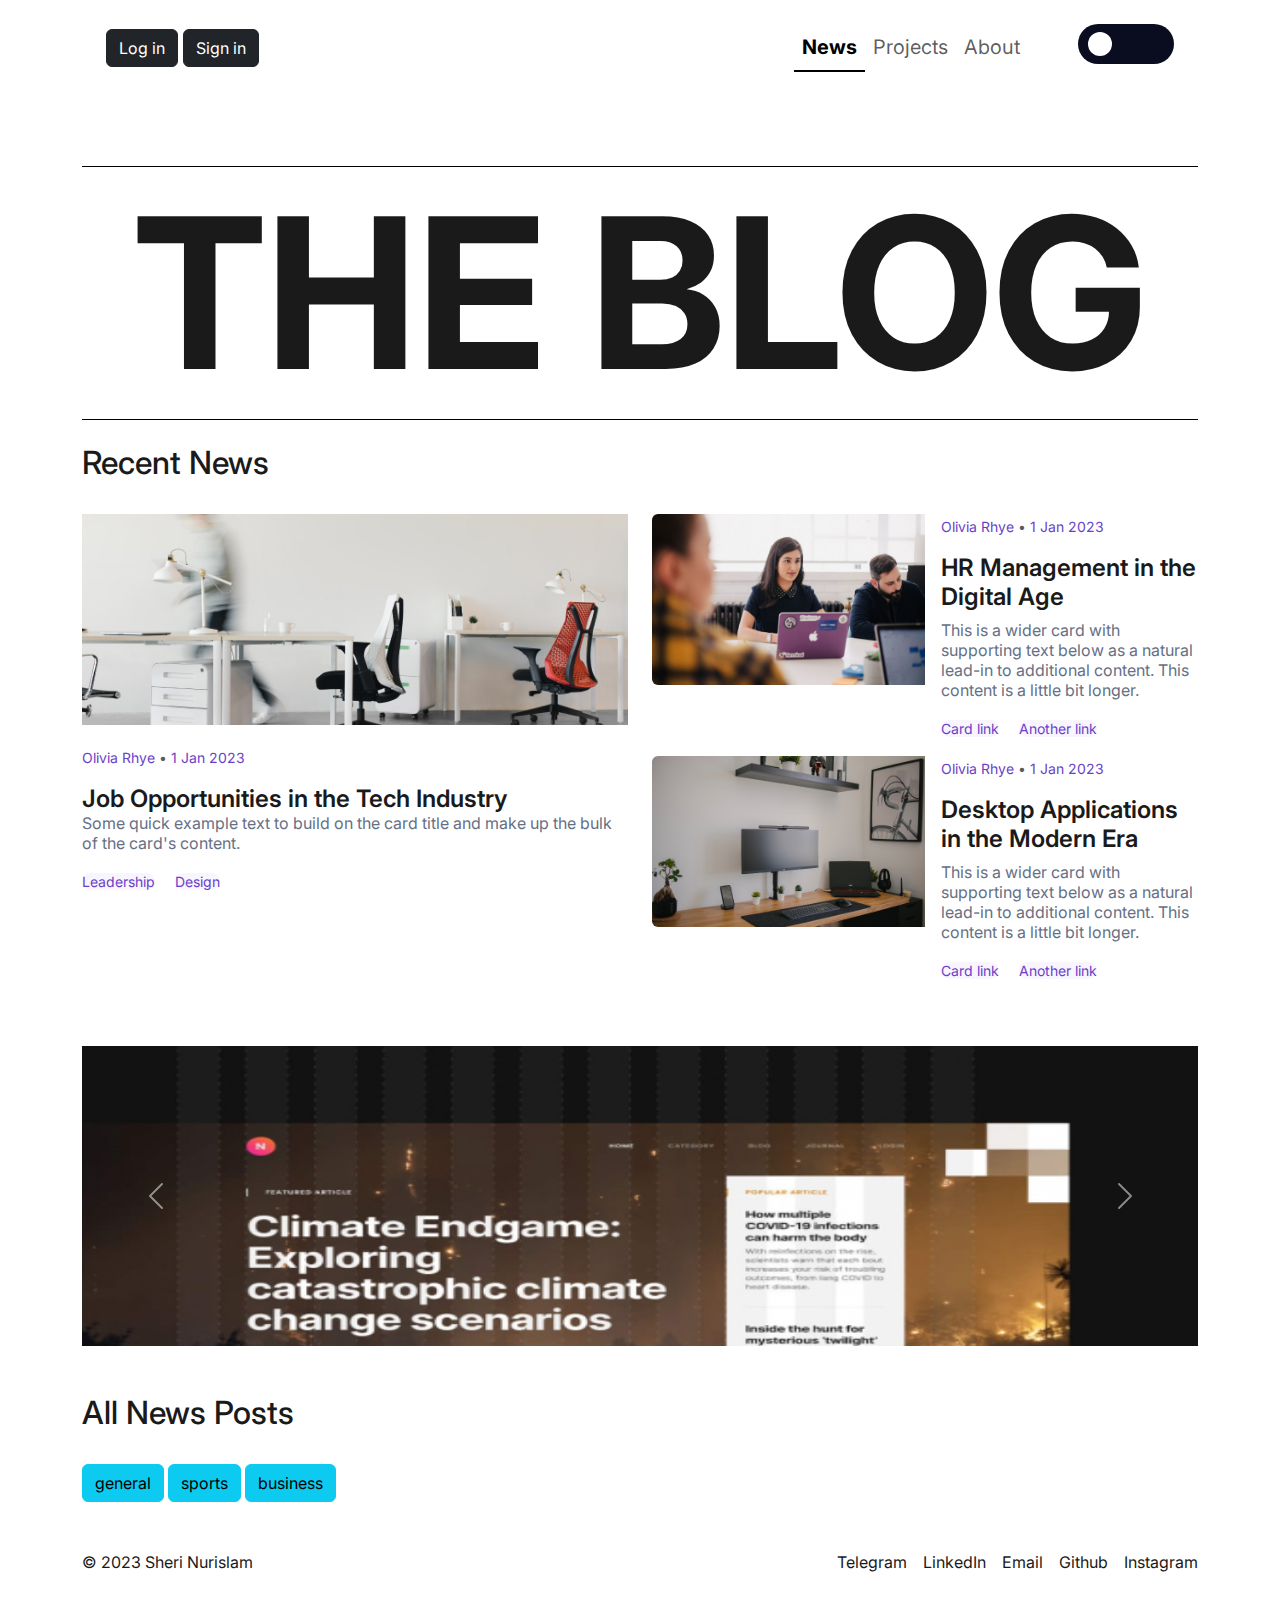
<file: index.html>
<!DOCTYPE html>
    <html lang="ru">
    <head>
        <meta charset="UTF-8">
        <meta name="viewport" content="width=device-width, initial-scale=1.0">
        <meta name="description" content="News web-site">
        <title>The News</title>
        <link href="https://cdn.jsdelivr.net/npm/bootstrap@5.3.3/dist/css/bootstrap.min.css" rel="stylesheet" integrity="sha384-QWTKZyjpPEjISv5WaRU9OFeRpok6YctnYmDr5pNlyT2bRjXh0JMhjY6hW+ALEwIH" crossorigin="anonymous">
        <link rel="stylesheet" href="./styles/style.css">
        <link rel="stylesheet" href="./styles/darkmode-toggle.css">
        <link rel="stylesheet" href="./styles/mediaqueries.css">
    </head>
    <body>
        <div class="page">

            <header class="header">

                <div class="header__container container">

                <nav class="navbar navbar-expand-lg navbar-light">
                    <div class="container py-3 px-4">
                        <div class="navbar-brand userinfo">
                            <a href="#" class="userinfo__name hidden">Client name</a>
                            <a href="./login.html" class="userinfo__login btn btn-dark">Log in</a>
                            <a href="./signin.html" class="userinfo__signin btn btn-dark">Sign in</a>
                            <a href="#" class="userinfo__logout btn btn-dark hidden">Log out</a>
                        </div>
                
                        <button class="navbar-toggler" type="button" data-bs-toggle="collapse" data-bs-target="#navbarContent" aria-controls="navbarContent" aria-expanded="false" aria-label="Toggle navigation">
                            <span class="navbar-toggler-icon"></span>
                        </button>
                
                        <div class="collapse navbar-collapse" id="navbarContent">
                            <ul class="navbar-nav ms-auto mb-2 mb-lg-0">
                                <li class="nav-item">
                                    <a class="nav-link active" aria-current="page" href="./index.html" tabindex="0">News</a>
                                </li>
                                <li class="nav-item">
                                    <a class="nav-link" href="./projects.html" tabindex="0">Projects</a>
                                </li>
                                <li class="nav-item">
                                    <a class="nav-link" href="./about.html" tabindex="0">About</a>
                                </li>                           
                                <li class="nav-item">
                                    <div class="form-check form-switch">
                                        <input class="form-check-input" type="checkbox" id="darkmode-toggle">
                                        <label class="toggle-mode" for="darkmode-toggle">
                                            <span class="slider"></span>
                                        </label>
                                    </div>
                                    
                                </li>
                            </ul>
                        </div>
                    </div>
                </nav>
                <div class="header__title">
                    <h1 id="header-title">THE BLOG</h1>
                </div>
                </div>

            </header>
            <main class="main">
                <section class="recent-section">
                    <div class="container py-4">
                        <div class="row recent-title pb-4">
                            <h2>Recent News</h2>
                        </div>
            
                        <div class="row recent-content">
                            <div class="col-12 col-lg-6 col-md-12 mb-4">
                                
                                <div class="card vertical-card w-100">
                                    <a href="./post-detail.html">
                                        <img src="./img/recent1.jpg" class="card-img-top" alt="...">
                                    <div class="card-body">
                                        <p class="card-text"><small class="text-body-secondary"><span class="content-author">Olivia Rhye</span> • <span class="content-date">1 Jan 2023</span></small></p>
                                        <h5 class="card-title card-text-title">Job Opportunities in the Tech Industry</h5>
                                        <p class="card-text card-text-subtitle mb-3">Some quick example text to build on the card title and make up the bulk of the card's content.</p>
                                        <a href="#footer" class="card-link post-badge">Leadership</a>
                                        <a href="#" class="card-link post-badge">Design</a>
                                    </div> 
                                    </a>
                                </div>
                            </div>

                            <div class="col-12 col-lg-6 col-md-12 mb-4">
                                <div class="card mb-3">
                                    <div class="row g-0 p-xs-1">
                                    <div class="col-md-6 col-sm-6">
                                        <img src="./img/recent2.jpg" class="img-fluid rounded-start" alt="...">
                                    </div>
                                    <div class="col-md-6 col-sm-6 ps-lg-3 ps-md-0 ps-sm-3">
                                        <div class="card-body">
                                            <!-- MARGIN TOP TO FIX -->
                                            <p class="card-text mt-xs-3"><small class="text-body-secondary"><span class="content-author">Olivia Rhye</span> • <span class="content-date">1 Jan 2023</span></small></p>
                                            <h5 class="card-title card-text-title mb-2">HR Management in the Digital Age</h5>
                                            <p class="card-text card-text-subtitle">This is a wider card with supporting text below as a natural lead-in to additional content. This content is a little bit longer.</p>
                                            <a href="#" class="card-link post-badge">Card link</a>
                                            <a href="#" class="card-link post-badge">Another link</a>
                                        </div>
                                    </div>
                                    </div>
                                </div>

                                
                                <div class="card mb-3">
                                    <div class="row g-0 p-xs-1">
                                    <div class="col-md-6 col-sm-6">
                                        <img src="./img/recent3.jpg" class="img-fluid rounded-start" alt="...">
                                    </div>
                                    <div class="col-md-6 col-sm-6 ps-lg-3 ps-md-0 ps-sm-3">
                                        <div class="card-body p-xs-5">
                                            <!-- MARGIN TOP TO FIX -->
                                            <p class="card-text mt-xs-5"><small class="text-body-secondary"><span class="content-author">Olivia Rhye</span> • <span class="content-date">1 Jan 2023</span></small></p>
                                            <h5 class="card-title card-text-title mb-2">Desktop Applications in the Modern Era</h5>
                                            <p class="card-text card-text-subtitle">This is a wider card with supporting text below as a natural lead-in to additional content. This content is a little bit longer.</p>
                                            <a href="#" class="card-link post-badge">Card link</a>
                                            <a href="#" class="card-link post-badge">Another link</a>
                                        </div>
                                    </div>
                                    </div>
                                </div>
                                
                            </div>
                        </div>
                    </div>
                </section>

                <!-- Carousel -->
                <section class="section-carousel">
                    <div class="container">

                        <div class="row">
                            <div id="carouselExampleAutoplaying" class="carousel slide" data-bs-ride="carousel">
                                <div class="carousel-inner">
                                <div class="carousel-item active">
                                    <a href="#">
                                        <img src="./img/banner1.jpg" class="d-block w-100" alt="...">
                                    </a>
                                </div>
                                <div class="carousel-item">
                                    <a href="#">
                                        <img src="./img/banner2.jpg" class="d-block w-100" alt="...">
                                    </a>
                                </div>
                                <div class="carousel-item">
                                    <a href="#">
                                        <img src="./img/banner3.jpg" class="d-block w-100" alt="...">
                                    </a>
                                </div>
                                </div>
                                <button class="carousel-control-prev" type="button" data-bs-target="#carouselExampleAutoplaying" data-bs-slide="prev">
                                <span class="carousel-control-prev-icon" aria-hidden="true"></span>
                                <span class="visually-hidden">Previous</span>
                                </button>
                                <button class="carousel-control-next" type="button" data-bs-target="#carouselExampleAutoplaying" data-bs-slide="next">
                                <span class="carousel-control-next-icon" aria-hidden="true"></span>
                                <span class="visually-hidden">Next</span>
                                </button>
                            </div>
                        </div>

                    </div>
                </section>

                <!-- All posts -->
                <section class="posts pt-5">
                    <div class="container">
                        <div class="row recent-title pb-4">
                            <h2>All News Posts</h2>
                        </div>

                        <div class="row pb-4 filter-buttons">
                            <div class="col-12">
                                <button type="button" class="btn btn-info filter-btn" data-filter="general">general</button>
                                <button type="button" class="btn btn-info filter-btn" data-filter="sports">sports</button>
                                <button type="button" class="btn btn-info filter-btn" data-filter="business">business</button>
                            </div>
                        </div>

                        <div class="row posts-section">
                            <!-- dynamic posts generation -->
                        </div>
                    </div>
                </section>
                
            </main>
            

            <footer class="footer py-4" id="footer">
                <div class="container">
                    <div class="row justify-content-between align-items-center">
                        <div class="col-auto">
                            <span>© 2023 Sheri Nurislam</span>
                        </div>
                        <div class="col-auto">
                            <ul class="list-unstyled d-flex mb-0">
                                <li class="me-3"><a href="http://t.me/sherinur" target="_blank" class="text-decoration-none">Telegram</a></li>
                                <li class="me-3"><a href="https://github.com/sherinur" target="_blank" class="text-decoration-none">LinkedIn</a></li>
                                <li class="me-3"><a href="#" class="text-decoration-none">Email</a></li>
                                <li class="me-3"><a href="#" class="text-decoration-none">Github</a></li>
                                <li><a href="#" class="text-decoration-none">Instagram</a></li>
                            </ul>
                        </div>
                    </div>
                </div>
            </footer>
            


        </div>
    <script src="./scripts/app.js"></script>
    <script src="./scripts/script.js"></script>
    <script src="https://cdn.jsdelivr.net/npm/bootstrap@5.3.3/dist/js/bootstrap.bundle.min.js" integrity="sha384-YvpcrYf0tY3lHB60NNkmXc5s9fDVZLESaAA55NDzOxhy9GkcIdslK1eN7N6jIeHz" crossorigin="anonymous"></script>
    </body>
    </html>
</file>
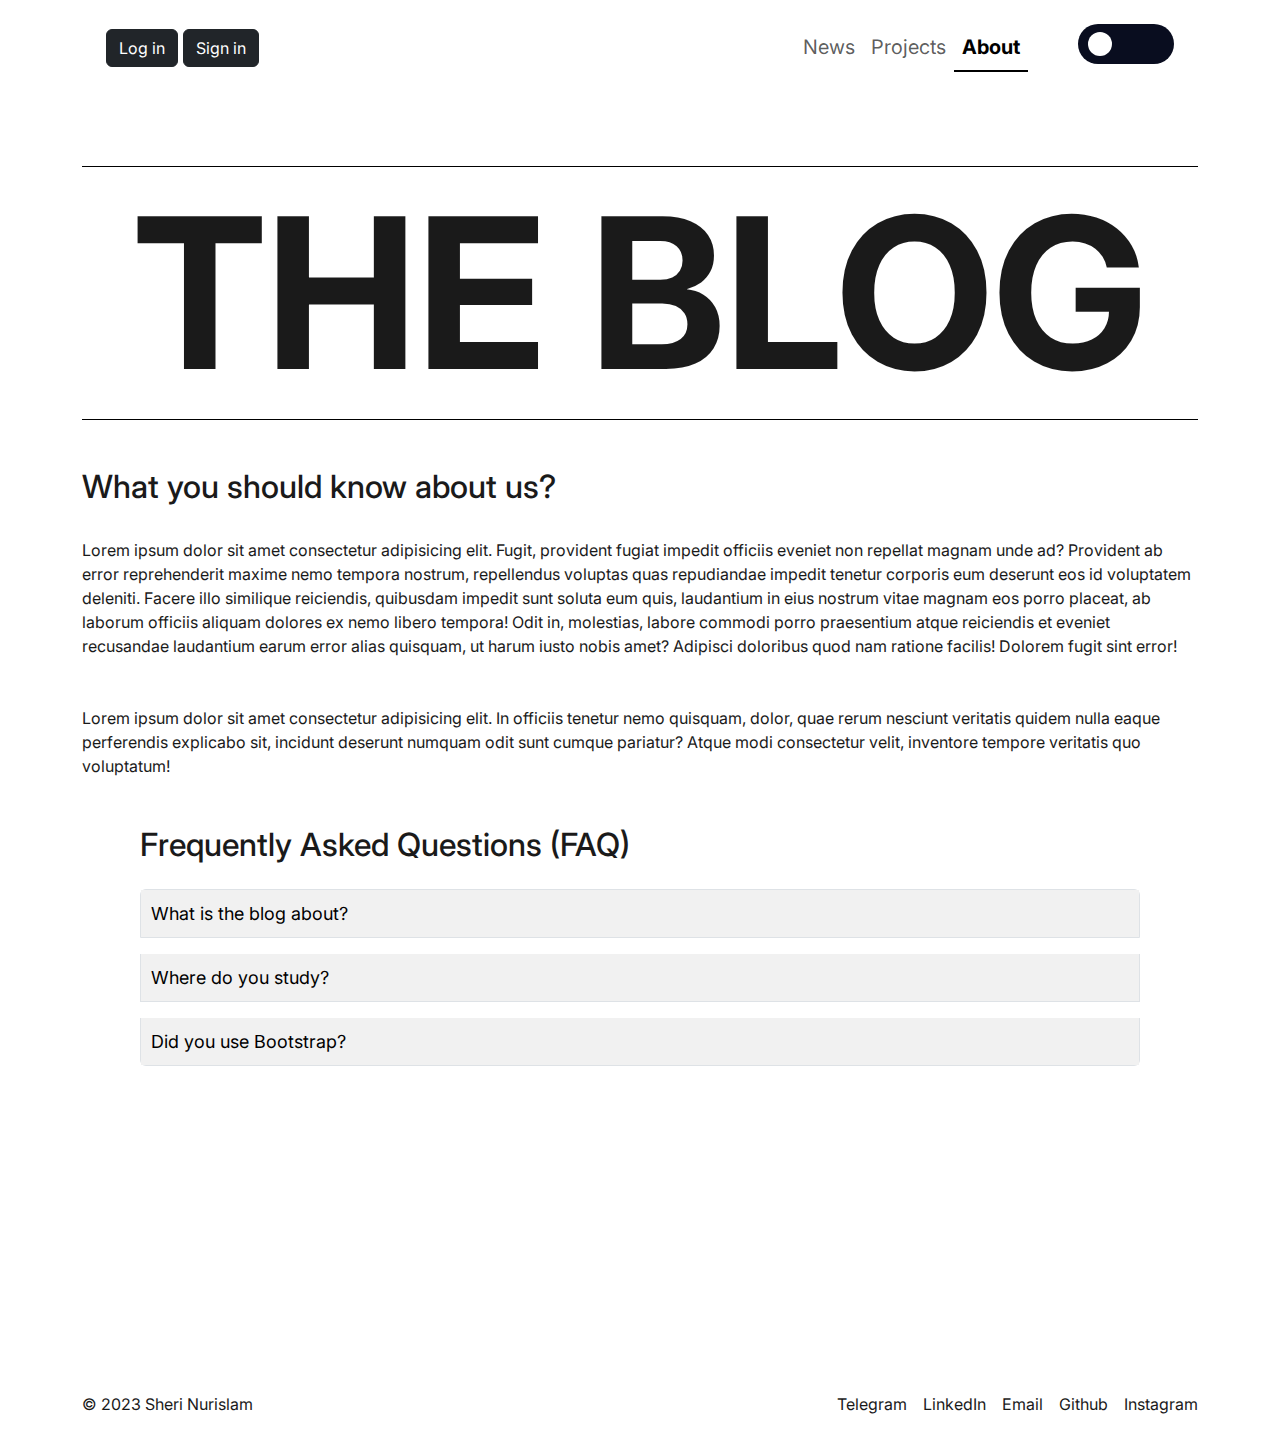
<file: about.html>
<!DOCTYPE html>
<html lang="ru">
<head>
    <meta charset="UTF-8">
    <meta name="viewport" content="width=device-width, initial-scale=1.0">
    <meta name="description" content="News web-site">
    <title>The News</title>
    <link href="https://cdn.jsdelivr.net/npm/bootstrap@5.3.3/dist/css/bootstrap.min.css" rel="stylesheet" integrity="sha384-QWTKZyjpPEjISv5WaRU9OFeRpok6YctnYmDr5pNlyT2bRjXh0JMhjY6hW+ALEwIH" crossorigin="anonymous">
    <link rel="stylesheet" href="./styles/style.css">
    <link rel="stylesheet" href="./styles/darkmode-toggle.css">
    <link rel="stylesheet" href="./styles/mediaqueries.css">
</head>
<body>

    <div class="page">

        <header class="header">

            <div class="header__container container">

            <nav class="navbar navbar-expand-lg navbar-light">
                <div class="container py-3 px-4">
                    <div class="navbar-brand userinfo">
                        <a href="#" class="userinfo__name hidden">Client name</a>
                        <a href="./login.html" class="userinfo__login btn btn-dark">Log in</a>
                        <a href="./signin.html" class="userinfo__signin btn btn-dark">Sign in</a>
                        <a href="./login.html" class="userinfo__logout btn btn-dark hidden">Log out</a>
                    </div>
            
                    <button class="navbar-toggler" type="button" data-bs-toggle="collapse" data-bs-target="#navbarContent" aria-controls="navbarContent" aria-expanded="false" aria-label="Toggle navigation">
                        <span class="navbar-toggler-icon"></span>
                    </button>
            
                    <div class="collapse navbar-collapse" id="navbarContent">
                        <ul class="navbar-nav ms-auto mb-2 mb-lg-0">
                            <li class="nav-item">
                                <a class="nav-link" aria-current="page" href="./index.html" tabindex="0">News</a>
                            </li>
                            <li class="nav-item">
                                <a class="nav-link" href="./projects.html" tabindex="0">Projects</a>
                            </li>
                            <li class="nav-item">
                                <a class="nav-link active" href="./about.html" tabindex="0">About</a>
                            </li>                            
                            <li class="nav-item">
                                <div class="form-check form-switch">
                                    <input class="form-check-input" type="checkbox" id="darkmode-toggle">
                                    <label class="toggle-mode" for="darkmode-toggle">
                                        <span class="slider"></span>
                                    </label>
                                </div>
                                
                            </li>
                        </ul>
                    </div>
                </div>
            </nav>
            <div class="header__title">
                <h1 id="header-title">THE BLOG</h1>
            </div>
            </div>

        </header>

        <main class="main mt-5">
           <div class="page">
                <section class="aboutus-content">
                    <div class="container">
                            <div class="row recent-title pb-4">
                                <h2>What you should know about us?</h2>
                            </div>
                        <div class="subtitle">
                            Lorem ipsum dolor sit amet consectetur adipisicing elit. Fugit, provident fugiat impedit officiis 
                            eveniet non repellat magnam unde ad? Provident ab error reprehenderit maxime nemo tempora nostrum,
                             repellendus voluptas quas repudiandae impedit tenetur corporis eum deserunt eos id voluptatem deleniti. 
                             Facere illo similique reiciendis, quibusdam impedit sunt soluta eum quis, laudantium in eius nostrum vitae
                              magnam eos porro placeat, ab laborum officiis aliquam dolores ex nemo libero tempora! Odit in, molestias,
                               labore commodi porro praesentium atque reiciendis et eveniet recusandae laudantium earum error alias quisquam,
                                ut harum iusto nobis amet? Adipisci doloribus quod nam ratione facilis! Dolorem fugit sint error!
                        </div>
                        <div class="subtitle mt-5"></div>
                            Lorem ipsum dolor sit amet consectetur adipisicing elit.
                             In officiis tenetur nemo quisquam, dolor, quae rerum nesciunt 
                             veritatis quidem nulla eaque perferendis explicabo sit, incidunt 
                             deserunt numquam odit sunt cumque pariatur? Atque modi consectetur
                              velit, inventore tempore veritatis quo voluptatum!
                        </div>


                        <div class="accordion container mt-5">
                            <h2 class="mb-4">Frequently Asked Questions (FAQ)</h2>
                        
                            <div class="accordion-item mb-3">
                                <button class="accordion-header">What is the blog about?</button>
                                <div class="accordion-content">
                                    <p>This is an example of the blog, for practicing front-end skills</p>
                                </div>
                            </div>
                        
                            <div class="accordion-item mb-3"">
                                <button class="accordion-header">Where do you study?</button>
                                <div class="accordion-content">
                                    <p>I study in AITU and Alem school.</p>
                                </div>
                            </div>
                        
                            <div class="accordion-item mb-3"">
                                <button class="accordion-header">Did you use Bootstrap?</button>
                                <div class="accordion-content">
                                    <p>Yes, I did.  </p>
                                </div>
                            </div>
                            
                        </div>
                    </div>

                   
                </section>
            </div>

            
        </main>
        


        <footer class="footer py-4" id="footer">
            <div class="container">
                <div class="row justify-content-between align-items-center">
                    <div class="col-auto">
                        <span>© 2023 Sheri Nurislam</span>
                    </div>
                    <div class="col-auto">
                        <ul class="list-unstyled d-flex mb-0">
                            <li class="me-3"><a href="http://t.me/sherinur" target="_blank" class="text-decoration-none">Telegram</a></li>
                            <li class="me-3"><a href="https://github.com/sherinur" target="_blank" class="text-decoration-none">LinkedIn</a></li>
                            <li class="me-3"><a href="#" class="text-decoration-none">Email</a></li>
                            <li class="me-3"><a href="#" class="text-decoration-none">Github</a></li>
                            <li><a href="#" class="text-decoration-none">Instagram</a></li>
                        </ul>
                    </div>
                </div>
            </div>
        </footer>
        


    </div>
<script src="./scripts/script.js"></script>
<script src="https://cdn.jsdelivr.net/npm/bootstrap@5.3.3/dist/js/bootstrap.bundle.min.js" integrity="sha384-YvpcrYf0tY3lHB60NNkmXc5s9fDVZLESaAA55NDzOxhy9GkcIdslK1eN7N6jIeHz" crossorigin="anonymous"></script>
</body>
</html>
</file>
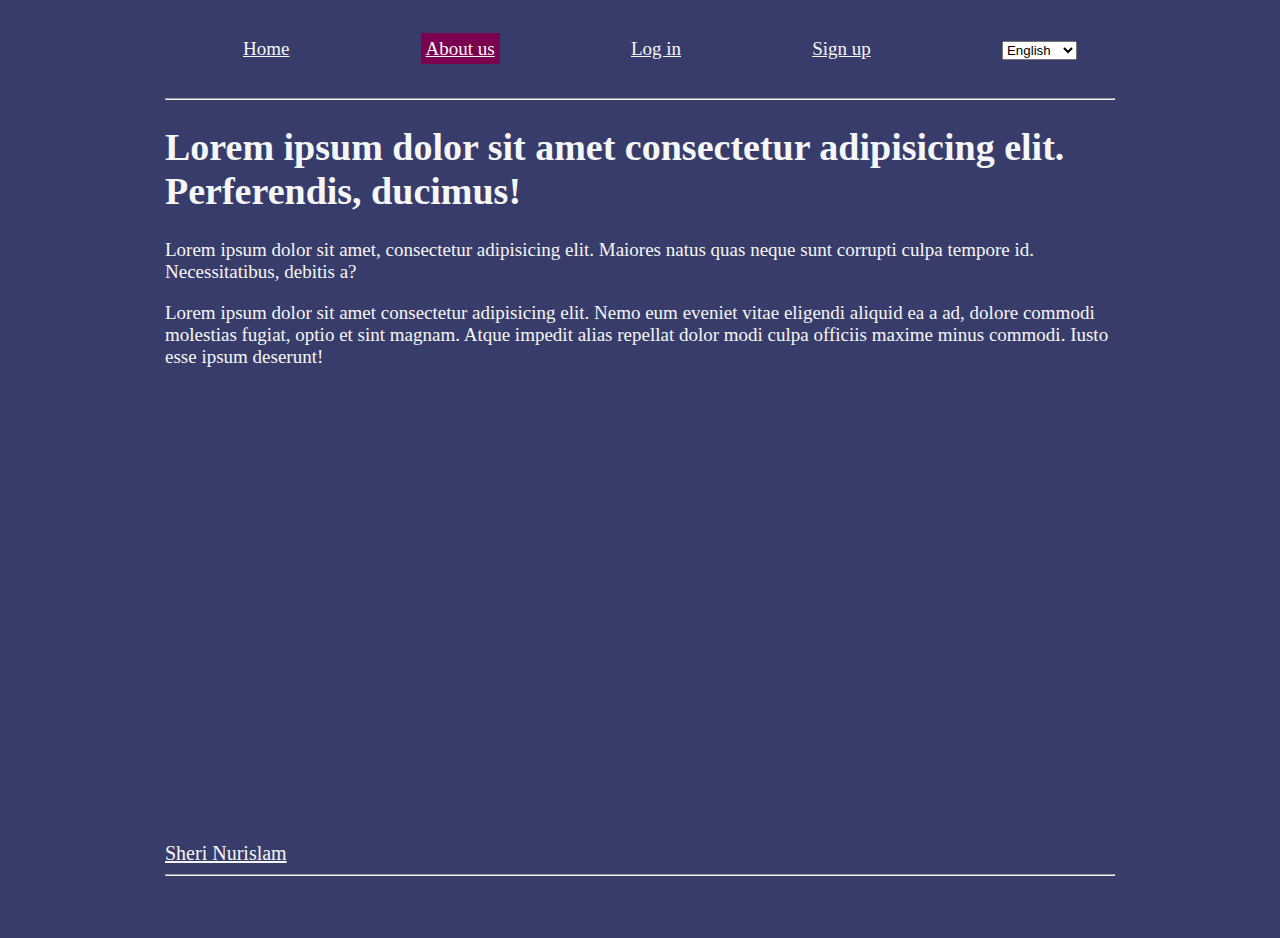
<file: aboutus.html>
<!DOCTYPE html>
<html lang="en">
   <head>
      <meta charset="UTF-8">
      <meta http-equiv="X-UA-Compatible" content="IE=edge">
      <meta name="viewport" content="width=device-width, initial-scale=1.0">
      <title>About us</title>
   </head>
   <body style="width: 100%;
      height: 100vh;
      margin: 0;
      background-color: #383c6a;
      color: #f5f6f7;
      font-family: Tahoma;
      font-size: 19px;">
      <header style="max-height: 20em;">
         <!-- Navigation -->
         <nav style=" margin: 0 auto; max-width: 50em;">
            <ul style="display: flex; justify-content: space-between; margin: 2em; list-style-type: none;">
               <li><a href="./index.html" style="color: #f5f6f7;">Home</a></li>
               <li><a href="./aboutus.html" style="color: #f5f6f7; background-color: #7b024f; padding: 5px;">About us</a></li>
               <li><a href="./login.html" style="color: #f5f6f7;">Log in</a></li>
               <li><a href="./signup.html" style="color: #f5f6f7;">Sign up</a></li>
               <li>
                  <select id="language-select">
                     <option value="english">English</option>
                     <option value="kazakh">Қазақша</option>
                     <option value="russian">Русский</option>
                  </select>
               </li>
            </ul>
         </nav>
      </header>
      <div class="wrapper" style="max-width: 50em; margin: 0 auto;">
         <hr>
         <article>
            <h1>Lorem ipsum dolor sit amet consectetur adipisicing elit. Perferendis, ducimus!</h1>
            <p>Lorem ipsum dolor sit amet, consectetur adipisicing elit. Maiores natus quas neque sunt corrupti culpa tempore id. Necessitatibus, debitis a?</p>
            <p>Lorem ipsum dolor sit amet consectetur adipisicing elit. Nemo eum eveniet vitae eligendi aliquid ea a ad, dolore commodi molestias fugiat, optio et sint magnam. Atque impedit alias repellat dolor modi culpa officiis maxime minus commodi. Iusto esse ipsum deserunt!</p>
         </article>
         <iframe src="https://www.google.com/maps/embed?pb=!1m18!1m12!1m3!1d1053.6181261678296!2d71.418341518586!3d51.09110845224978!2m3!1f0!2f0!3f0!3m2!1i1024!2i768!4f13.1!3m3!1m2!1s0x424585a605525605%3A0x4dff4a1973f7567e!2sAstana%20IT%20University!5e0!3m2!1sru!2skz!4v1725883915753!5m2!1sru!2skz"
            width="1000" height="450" style="border:0;" allowfullscreen="" loading="lazy" referrerpolicy="no-referrer-when-downgrade"></iframe>
         <a style="color: #f5f6f7; font-size: 20px;" target="_blank" href="https://github.com/sherinur">Sheri Nurislam</a>
         <hr>
      </div>
   </body>
</html>
</file>
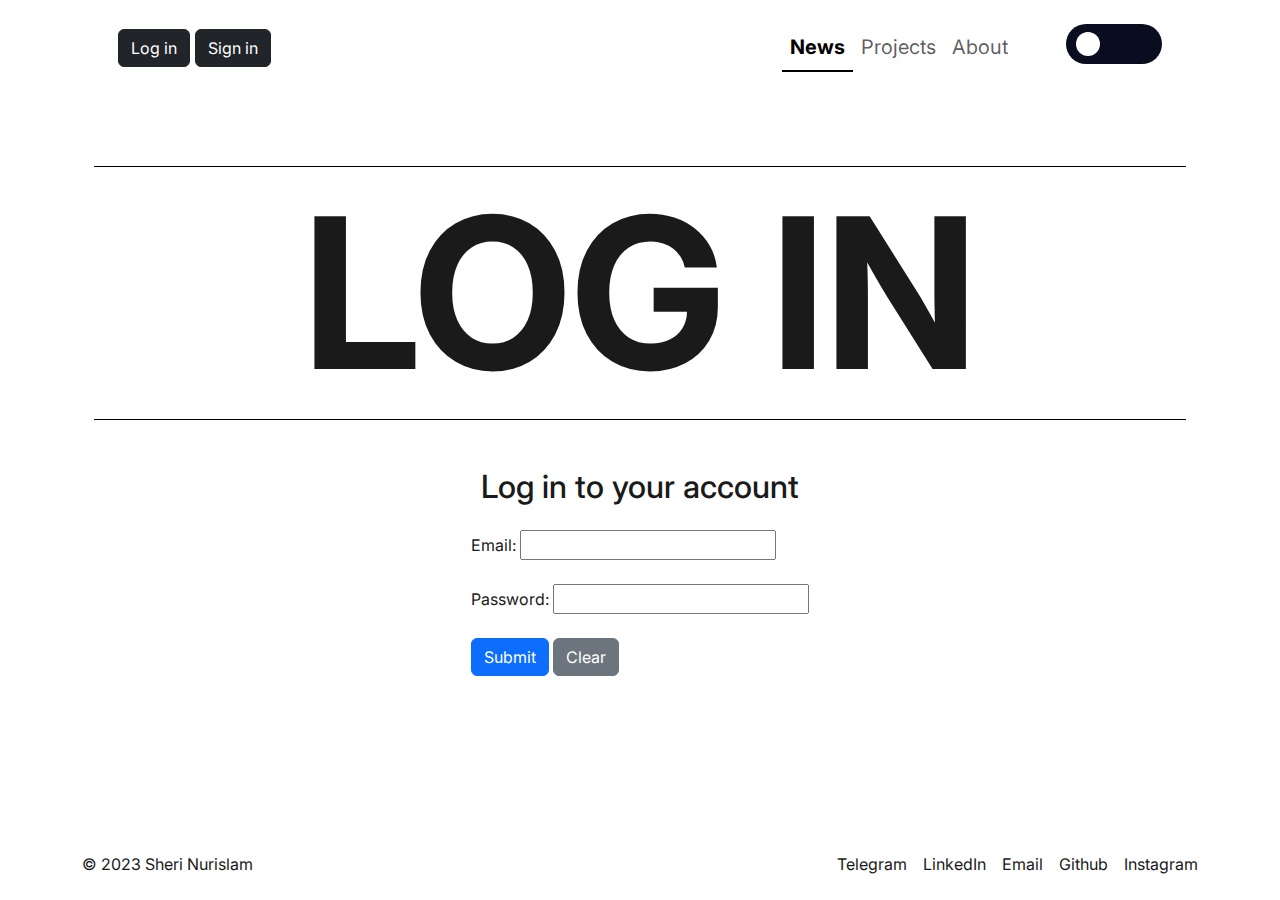
<file: login.html>
<!DOCTYPE html>
<html lang="ru">
<head>
    <meta charset="UTF-8">
    <meta name="viewport" content="width=device-width, initial-scale=1.0">
    <meta name="description" content="News web-site">
    <title>The News</title>
    <link href="https://cdn.jsdelivr.net/npm/bootstrap@5.3.3/dist/css/bootstrap.min.css" rel="stylesheet" integrity="sha384-QWTKZyjpPEjISv5WaRU9OFeRpok6YctnYmDr5pNlyT2bRjXh0JMhjY6hW+ALEwIH" crossorigin="anonymous">
    <link rel="stylesheet" href="./styles/style.css">
    <link rel="stylesheet" href="./styles/darkmode-toggle.css">
    <link rel="stylesheet" href="./styles/mediaqueries.css">
</head>
<body>
    <div class="page">

        <header class="header">

            <div class="header__container container">

                <div class="header__container container">

                    <nav class="navbar navbar-expand-lg navbar-light">
                        <div class="container py-3 px-4">
                            <div class="navbar-brand userinfo">
                                <a href="#" class="userinfo__name hidden">Client name</a>
                                <a href="./login.html" class="userinfo__login btn btn-dark">Log in</a>
                                <a href="./signin.html" class="userinfo__signin btn btn-dark">Sign in</a>
                                <a href="#" class="userinfo__logout btn btn-dark hidden">Log out</a>
                            </div>
                    
                            <button class="navbar-toggler" type="button" data-bs-toggle="collapse" data-bs-target="#navbarContent" aria-controls="navbarContent" aria-expanded="false" aria-label="Toggle navigation">
                                <span class="navbar-toggler-icon"></span>
                            </button>
                    
                            <div class="collapse navbar-collapse" id="navbarContent">
                                <ul class="navbar-nav ms-auto mb-2 mb-lg-0">
                                    <li class="nav-item">
                                        <a class="nav-link active" aria-current="page" href="./index.html" tabindex="0">News</a>
                                    </li>
                                    <li class="nav-item">
                                        <a class="nav-link" href="./projects.html" tabindex="0">Projects</a>
                                    </li>
                                    <li class="nav-item">
                                        <a class="nav-link" href="./about.html" tabindex="0">About</a>
                                    </li>                           
                                    <li class="nav-item">
                                        <div class="form-check form-switch">
                                            <input class="form-check-input" type="checkbox" id="darkmode-toggle">
                                            <label class="toggle-mode" for="darkmode-toggle">
                                                <span class="slider"></span>
                                            </label>
                                        </div>
                                        
                                    </li>
                                </ul>
                            </div>
                        </div>
                    </nav>
               <div class="header__title">
                    <h1>LOG IN</h1>
               </div>
            </div>

        </header>
        <main class="main">
            <section class="login pt-5">
                <div class="container">
                    <div class="row">
                        <div class="login-form col-12 d-flex align-items-center justify-content-center flex-direction-column">
                            <h2 class="pb-3">Log in to your account</h2>
                            <form id="myForm" action="#" method="post">
                                <label for="email">Email:</label>
                                <input type="email" id="email" name="email" required><br><br>
            
                                <label for="password">Password:</label>
                                <input type="password" id="password" name="password" required><br><br>
            
                                <input type="submit" value="Submit" class="btn btn-primary">
                                <input type="button" value="Clear" class="btn btn-secondary" id="clearBtn">
                            </form>
            
                            <p class="pt-4" id="errorMsg" style="color:red;"></p>
                            <p class="pt-4" id="successMsg" style="color:green; display:none;">Form submitted successfully!</p>
                        </div>
                    </div>
                </div>
            </section>
            
        </main>
        

        <footer class="footer py-4" id="footer">
            <div class="container">
                <div class="row justify-content-between align-items-center">
                    <div class="col-auto">
                        <span>© 2023 Sheri Nurislam</span>
                    </div>
                    <div class="col-auto">
                        <ul class="list-unstyled d-flex mb-0">
                            <li class="me-3"><a href="http://t.me/sherinur" target="_blank" class="text-decoration-none">Telegram</a></li>
                            <li class="me-3"><a href="https://github.com/sherinur" target="_blank" class="text-decoration-none">LinkedIn</a></li>
                            <li class="me-3"><a href="#" class="text-decoration-none">Email</a></li>
                            <li class="me-3"><a href="#" class="text-decoration-none">Github</a></li>
                            <li><a href="#" class="text-decoration-none">Instagram</a></li>
                        </ul>
                    </div>
                </div>
            </div>
        </footer>
        


    </div>

    <script src="./scripts/script.js"></script>
    <script src="./scripts/login.js"></script>
<script src="https://cdn.jsdelivr.net/npm/bootstrap@5.3.3/dist/js/bootstrap.bundle.min.js" integrity="sha384-YvpcrYf0tY3lHB60NNkmXc5s9fDVZLESaAA55NDzOxhy9GkcIdslK1eN7N6jIeHz" crossorigin="anonymous"></script>
</body>
</html>
</file>
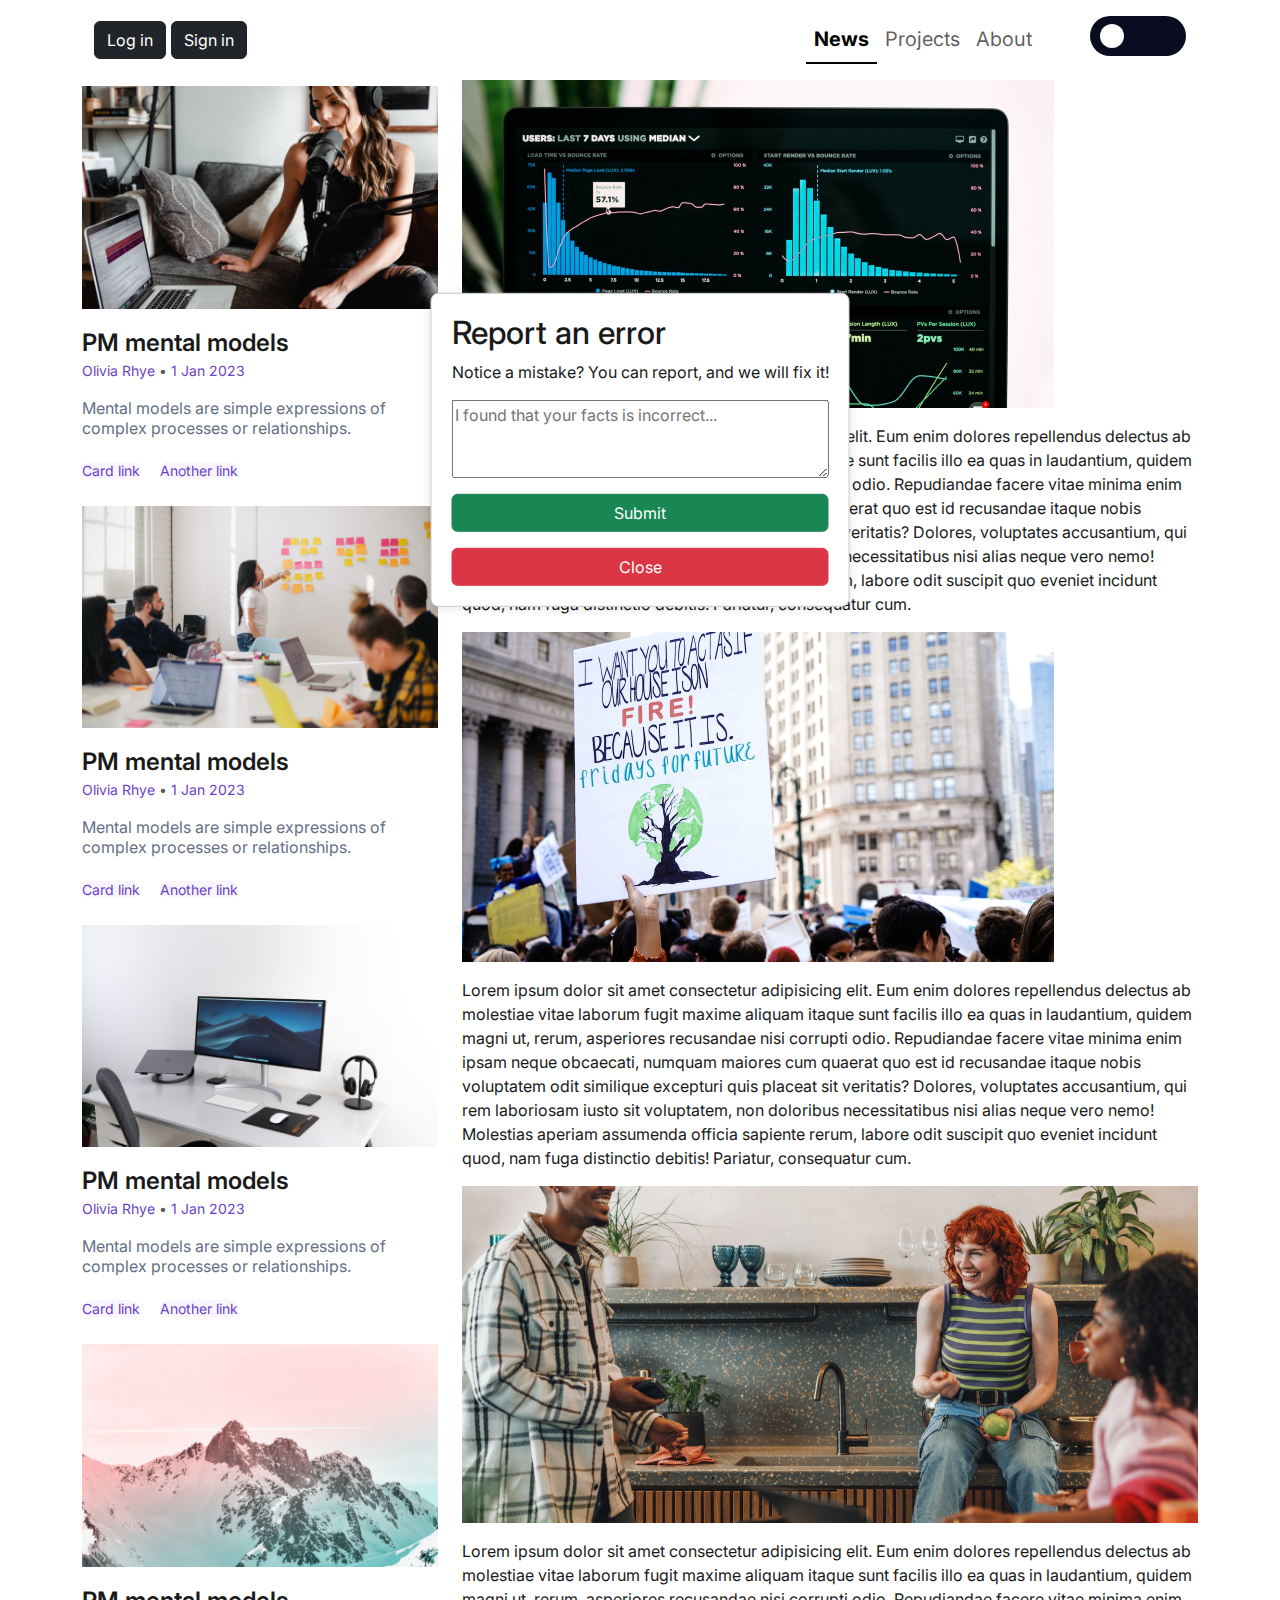
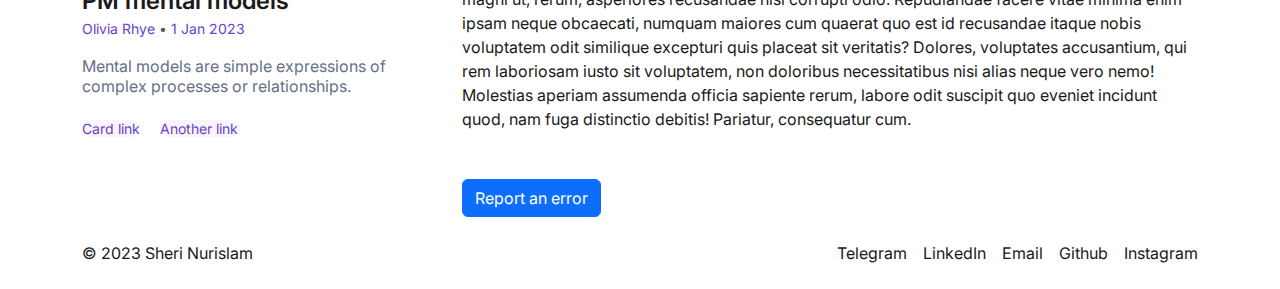
<file: post-detail.html>
<!DOCTYPE html>
<html lang="ru">
<head>
    <meta charset="UTF-8">
    <meta name="viewport" content="width=device-width, initial-scale=1.0">
    <meta name="description" content="News web-site">
    <title>The News</title>
    <link href="https://cdn.jsdelivr.net/npm/bootstrap@5.3.3/dist/css/bootstrap.min.css" rel="stylesheet" integrity="sha384-QWTKZyjpPEjISv5WaRU9OFeRpok6YctnYmDr5pNlyT2bRjXh0JMhjY6hW+ALEwIH" crossorigin="anonymous">
    <link rel="stylesheet" href="./styles/style.css">
    <link rel="stylesheet" href="./styles/darkmode-toggle.css">
    <link rel="stylesheet" href="./styles/mediaqueries.css">
</head>
<body>

    <div class="page">

        <header class="header">

            <div class="header__container container">

                <nav class="navbar navbar-expand-lg navbar-light">
                    <div class="container fixed-top bg-body py-3 px-4">
                        <div class="navbar-brand userinfo">
                            <a href="#" class="userinfo__name hidden">Client name</a>
                            <a href="./login.html" class="userinfo__login btn btn-dark">Log in</a>
                            <a href="./signin.html" class="userinfo__signin btn btn-dark">Sign in</a>
                        </div>
                
                        <button class="navbar-toggler" type="button" data-bs-toggle="collapse" data-bs-target="#navbarContent" aria-controls="navbarContent" aria-expanded="false" aria-label="Toggle navigation">
                            <span class="navbar-toggler-icon"></span>
                        </button>
                
                        <div class="collapse navbar-collapse" id="navbarContent">
                            <ul class="navbar-nav ms-auto mb-2 mb-lg-0">
                                <li class="nav-item d-flex align-items-center" style="padding-right: 50px;">
                                    <div id="date-time"></div>
                                </li>
                                <li class="nav-item">
                                    <a class="nav-link active" aria-current="page" href="./index.html">News</a>
                                </li>
                                <li class="nav-item">
                                    <a class="nav-link" href="./projects.html">Projects</a>
                                </li>
                                <li class="nav-item">
                                    <a class="nav-link" href="./about.html">About</a>
                                </li>
                                <li class="nav-item">
                                    <div class="form-check form-switch">
                                        <input class="form-check-input" type="checkbox" id="darkmode-toggle">
                                        <label class="toggle-mode" for="darkmode-toggle">
                                            <span class="slider"></span>
                                        </label>
                                    </div>
                                    
                                </li>
                            </ul>
                        </div>
                    </div>
                </nav>
            </div>

        </header>


        <!-- SHOULD USE ORDER-MD -->
        <main class="main">
           <section class="detailed-post">
                <div class="container">
                    <div class="row">
                        <div class="col-4 col-xl-4 col-lg-4 col-md-12 col-sm-12 col-xs-12">
                            <div class="row recent-title pb-4">
                                <h2>Recent News</h2>
                            </div>

                            <div class="row">
                                 <!-- vertical card -->
                                <div class="col-12 mb-4">
                                    
                                    <div class="card vertical-card w-100">
                                        <img src="./img/card1.jpg" class="card-img-top" alt="...">
                                        <div class="card-body">
                                            <h5 class="card-title card-text-title">PM mental models</h5>
                                            <p class="card-text"><small class="text-body-secondary"><span class="content-author">Olivia Rhye</span> • <span class="content-date">1 Jan 2023</span></small></p>
                                            <p class="card-text card-text-subtitle">Mental models are simple expressions of complex processes or relationships.</p>
                                        </div> 
                                        <div class="card-body">
                                            <a href="#" class="card-link post-badge">Card link</a>
                                            <a href="#" class="card-link post-badge">Another link</a>
                                        </div>
                                    </div>
                                </div>
                                
                                <!-- vertical card -->
                                <div class="col-12 mb-4">
                                    
                                    <div class="card vertical-card w-100">
                                        <img src="./img/card2.jpg" class="card-img-top" alt="...">
                                        <div class="card-body">
                                            <h5 class="card-title card-text-title">PM mental models</h5>
                                            <p class="card-text"><small class="text-body-secondary"><span class="content-author">Olivia Rhye</span> • <span class="content-date">1 Jan 2023</span></small></p>
                                            <p class="card-text card-text-subtitle">Mental models are simple expressions of complex processes or relationships.</p>
                                        </div> 
                                        <div class="card-body">
                                            <a href="#" class="card-link post-badge">Card link</a>
                                            <a href="#" class="card-link post-badge">Another link</a>
                                        </div>
                                    </div>
                                </div>

                                <!-- vertical card -->
                                <div class="col-12 mb-4">
                                    
                                    <div class="card vertical-card w-100">
                                        <img src="./img/card3.jpg" class="card-img-top" alt="...">
                                        <div class="card-body">
                                            <h5 class="card-title card-text-title">PM mental models</h5>
                                            <p class="card-text"><small class="text-body-secondary"><span class="content-author">Olivia Rhye</span> • <span class="content-date">1 Jan 2023</span></small></p>
                                            <p class="card-text card-text-subtitle">Mental models are simple expressions of complex processes or relationships.</p>
                                        </div> 
                                        <div class="card-body">
                                            <a href="#" class="card-link post-badge">Card link</a>
                                            <a href="#" class="card-link post-badge">Another link</a>
                                        </div>
                                    </div>
                                </div>

                                <!-- vertical card -->
                                <div class="col-12 mb-4">
                                    
                                    <div class="card vertical-card w-100">
                                        <img src="./img/card4.jpg" class="card-img-top" alt="...">
                                        <div class="card-body">
                                            <h5 class="card-title card-text-title">PM mental models</h5>
                                            <p class="card-text"><small class="text-body-secondary"><span class="content-author">Olivia Rhye</span> • <span class="content-date">1 Jan 2023</span></small></p>
                                            <p class="card-text card-text-subtitle">Mental models are simple expressions of complex processes or relationships.</p>
                                        </div> 
                                        <div class="card-body">
                                            <a href="#" class="card-link post-badge">Card link</a>
                                            <a href="#" class="card-link post-badge">Another link</a>
                                        </div>
                                    </div>
                                </div>
                        
                            </div>
                        </div>
                        <div class="col-8 col-xl-8 col-lg-8 col-md-12 col-sm-12 col-xs-12">
                            <div class="row recent-title">
                                <h2>It's a post title</h2>
                            </div>

                            <div class="col-12 my-3">
                                <img src="./img/project1.jpg" class="img-fluid">
                            </div>

                            Lorem ipsum dolor sit amet consectetur adipisicing elit. 
                            Eum enim dolores repellendus delectus ab molestiae vitae laborum fugit maxime 
                            aliquam itaque sunt facilis illo ea quas in laudantium, quidem magni ut, rerum, 
                            asperiores recusandae nisi corrupti odio. Repudiandae facere vitae minima enim 
                            ipsam neque obcaecati, numquam maiores cum quaerat quo est id recusandae itaque 
                            nobis voluptatem odit similique excepturi quis placeat sit veritatis? Dolores, voluptates
                             accusantium, qui rem laboriosam iusto sit voluptatem, non doloribus necessitatibus nisi 
                             alias neque vero nemo! Molestias aperiam assumenda officia sapiente rerum, 
                            labore odit suscipit quo eveniet incidunt quod, nam fuga distinctio debitis! Pariatur, consequatur cum.

                            <div class="col-12 my-3">
                                <img src="./img/project2.jpg" class="img-fluid">
                            </div>

                            Lorem ipsum dolor sit amet consectetur adipisicing elit. 
                            Eum enim dolores repellendus delectus ab molestiae vitae laborum fugit maxime 
                            aliquam itaque sunt facilis illo ea quas in laudantium, quidem magni ut, rerum, 
                            asperiores recusandae nisi corrupti odio. Repudiandae facere vitae minima enim 
                            ipsam neque obcaecati, numquam maiores cum quaerat quo est id recusandae itaque 
                            nobis voluptatem odit similique excepturi quis placeat sit veritatis? Dolores, voluptates
                             accusantium, qui rem laboriosam iusto sit voluptatem, non doloribus necessitatibus nisi 
                             alias neque vero nemo! Molestias aperiam assumenda officia sapiente rerum, 
                            labore odit suscipit quo eveniet incidunt quod, nam fuga distinctio debitis! Pariatur, consequatur cum.

                            <div class="col-12 my-3">
                                <img src="./img/project3.jpg" class="img-fluid">
                            </div>

                            Lorem ipsum dolor sit amet consectetur adipisicing elit. 
                            Eum enim dolores repellendus delectus ab molestiae vitae laborum fugit maxime 
                            aliquam itaque sunt facilis illo ea quas in laudantium, quidem magni ut, rerum, 
                            asperiores recusandae nisi corrupti odio. Repudiandae facere vitae minima enim 
                            ipsam neque obcaecati, numquam maiores cum quaerat quo est id recusandae itaque 
                            nobis voluptatem odit similique excepturi quis placeat sit veritatis? Dolores, voluptates
                             accusantium, qui rem laboriosam iusto sit voluptatem, non doloribus necessitatibus nisi 
                             alias neque vero nemo! Molestias aperiam assumenda officia sapiente rerum, 
                            labore odit suscipit quo eveniet incidunt quod, nam fuga distinctio debitis! Pariatur, consequatur cum.

                            <div class="col-12 mt-5">
                                <button id="openPopup" class="btn btn-primary">Report an error</button>
                            </div>
                        
                            <div class="overlay" id="overlay"></div>
                            <div class="popup" id="popup">
                                <h2>Report an error</h2>
                                <p>Notice a mistake? You can report, and we will fix it!</p>
                                <textarea name="report-text" id="report-text" cols="30" rows="3" placeholder="I found that your facts is incorrect..."></textarea>
                                <button id="report-submit" class="btn btn-success mt-3">Submit</button>
                                <button id="closePopup" class="btn btn-danger mt-3">Close</button>
                            </div>
                        </div>
                    </div>
                </div>

              
           </section>
            
        </main>
        

        <footer class="footer py-4" id="footer">
            <div class="container">
                <div class="row justify-content-between align-items-center">
                    <div class="col-auto">
                        <span>© 2023 Sheri Nurislam</span>
                    </div>
                    <div class="col-auto">
                        <ul class="list-unstyled d-flex mb-0">
                            <li class="me-3"><a href="http://t.me/sherinur" target="_blank" class="text-decoration-none">Telegram</a></li>
                            <li class="me-3"><a href="https://github.com/sherinur" target="_blank" class="text-decoration-none">LinkedIn</a></li>
                            <li class="me-3"><a href="#" class="text-decoration-none">Email</a></li>
                            <li class="me-3"><a href="#" class="text-decoration-none">Github</a></li>
                            <li><a href="#" class="text-decoration-none">Instagram</a></li>
                        </ul>
                    </div>
                </div>
            </div>
        </footer>
        
    </div>

    <script src="./scripts/script.js"></script>
<script src="https://cdn.jsdelivr.net/npm/bootstrap@5.3.3/dist/js/bootstrap.bundle.min.js" integrity="sha384-YvpcrYf0tY3lHB60NNkmXc5s9fDVZLESaAA55NDzOxhy9GkcIdslK1eN7N6jIeHz" crossorigin="anonymous"></script>
</body>
</html>
</file>
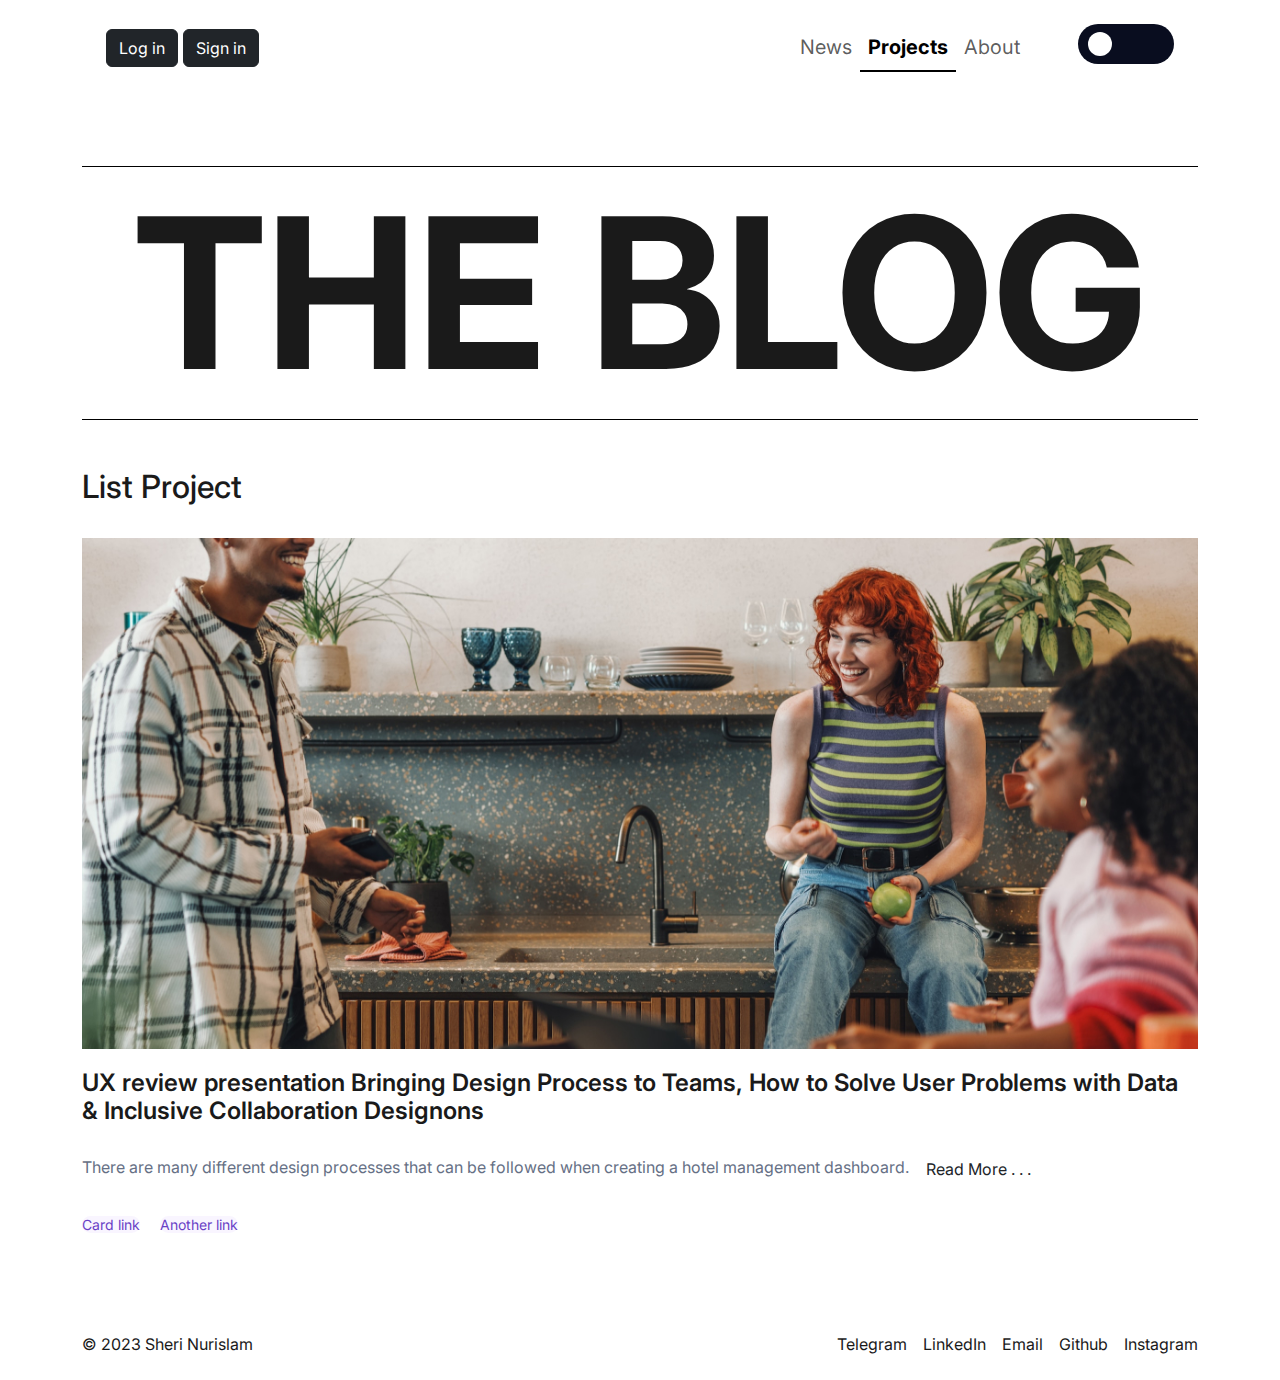
<file: projects.html>
<!DOCTYPE html>
<html lang="ru">
<head>
    <meta charset="UTF-8">
    <meta name="viewport" content="width=device-width, initial-scale=1.0">
    <meta name="description" content="News web-site">
    <title>The News</title>
    <link href="https://cdn.jsdelivr.net/npm/bootstrap@5.3.3/dist/css/bootstrap.min.css" rel="stylesheet" integrity="sha384-QWTKZyjpPEjISv5WaRU9OFeRpok6YctnYmDr5pNlyT2bRjXh0JMhjY6hW+ALEwIH" crossorigin="anonymous">
    <link rel="stylesheet" href="./styles/style.css">
    <link rel="stylesheet" href="./styles/darkmode-toggle.css">
    <link rel="stylesheet" href="./styles/mediaqueries.css">
</head>
<body>

    <div class="page">

        <header class="header">

            <div class="header__container container">

            <nav class="navbar navbar-expand-lg navbar-light">
                <div class="container py-3 px-4">
                    <div class="navbar-brand userinfo">
                        <a href="#" class="userinfo__name hidden">Client name</a>
                        <a href="./login.html" class="userinfo__login btn btn-dark">Log in</a>
                        <a href="./signin.html" class="userinfo__signin btn btn-dark">Sign in</a>
                        <a href="#" class="userinfo__logout btn btn-dark hidden">Log out</a>
                    </div>
            
                    <button class="navbar-toggler" type="button" data-bs-toggle="collapse" data-bs-target="#navbarContent" aria-controls="navbarContent" aria-expanded="false" aria-label="Toggle navigation">
                        <span class="navbar-toggler-icon"></span>
                    </button>
            
                    <div class="collapse navbar-collapse" id="navbarContent">
                        <ul class="navbar-nav ms-auto mb-2 mb-lg-0">
                            <li class="nav-item">
                                <a class="nav-link" aria-current="page" href="./index.html" tabindex="0">News</a>
                            </li>
                            <li class="nav-item">
                                <a class="nav-link active" href="./projects.html" tabindex="0">Projects</a>
                            </li>
                            <li class="nav-item">
                                <a class="nav-link" href="./about.html" tabindex="0">About</a>
                            </li>                               
                            <li class="nav-item">
                                <div class="form-check form-switch">
                                    <input class="form-check-input" type="checkbox" id="darkmode-toggle">
                                    <label class="toggle-mode" for="darkmode-toggle">
                                        <span class="slider"></span>
                                    </label>
                                </div>
                                
                            </li>
                        </ul>
                    </div>
                </div>
            </nav>
            <div class="header__title">
                <h1 id="header-title">THE BLOG</h1>
            </div>
            </div>

        </header>
        <main class="main">
            <section class="recent-section py-4">
                <div class="container py-4">
                    <div class="row recent-title pb-4">
                        <h2>List Project</h2>
                    </div>
        
                    <div class="row recent-content">
                        <div class="col-12 col-lg-12 col-md-12 mb-4">
                            <div class="card vertical-card w-100">
                                    <img src="./img/project3.jpg" class="card-img-top" alt="...">
                                    <div class="card-body">
                                        <h5 class="card-title card-text-title">UX review presentation Bringing Design Process to Teams, How to Solve User Problems with Data & Inclusive Collaboration Designons</h5>
                                        <p class="card-text card-text-subtitle my-4">
                                            There are many different design processes that can be followed when creating a hotel management dashboard. 
                                            <span class="more-content" style="display: none;">Here are some tips for bringing a design process to teams and using data and inclusive collaboration to solve user problems.

                                                
                                            </span>
                                            <button id="toggleBtn" class="btn">Read More . . .</button>
                                        </p>
                                        
                                        <a href="#footer" class="card-link post-badge">Card link</a>
                                        <a href="#" class="card-link post-badge">Another link</a>
                                    </div>
                            </div>
                        </div>
                    </div>
                </div>
            </section>
        </main>
        <footer class="footer py-4" id="footer">
            <div class="container">
                <div class="row justify-content-between align-items-center">
                    <div class="col-auto">
                        <span>© 2023 Sheri Nurislam</span>
                    </div>
                    <div class="col-auto">
                        <ul class="list-unstyled d-flex mb-0">
                            <li class="me-3"><a href="http://t.me/sherinur" target="_blank" class="text-decoration-none">Telegram</a></li>
                            <li class="me-3"><a href="https://github.com/sherinur" target="_blank" class="text-decoration-none">LinkedIn</a></li>
                            <li class="me-3"><a href="#" class="text-decoration-none">Email</a></li>
                            <li class="me-3"><a href="#" class="text-decoration-none">Github</a></li>
                            <li><a href="#" class="text-decoration-none">Instagram</a></li>
                        </ul>
                    </div>
                </div>
            </div>
        </footer>
        


    </div>

    <script src="./scripts/script.js"></script>
<script src="https://cdn.jsdelivr.net/npm/bootstrap@5.3.3/dist/js/bootstrap.bundle.min.js" integrity="sha384-YvpcrYf0tY3lHB60NNkmXc5s9fDVZLESaAA55NDzOxhy9GkcIdslK1eN7N6jIeHz" crossorigin="anonymous"></script>
</body>
</html>
</file>
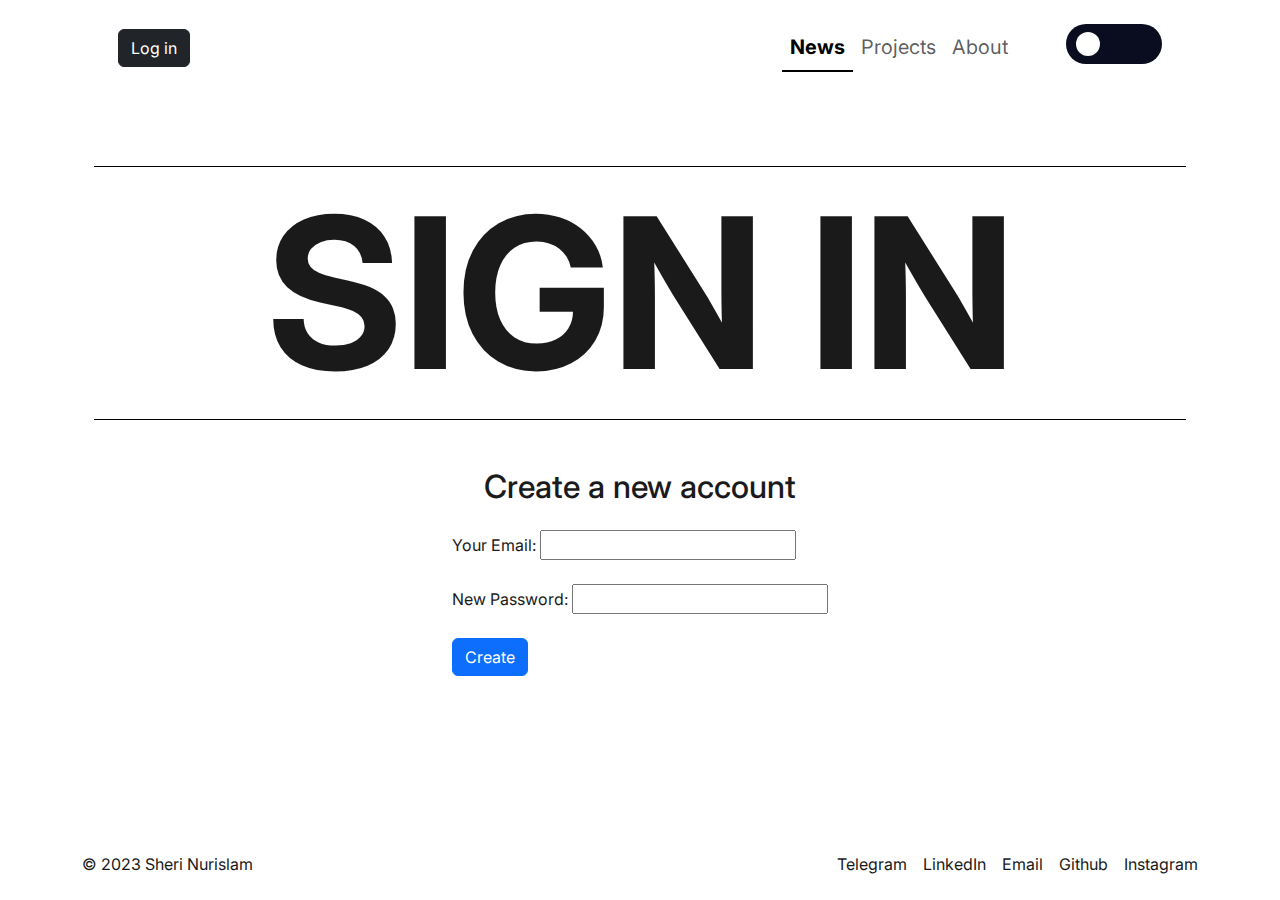
<file: signin.html>
<!DOCTYPE html>
<html lang="ru">
<head>
    <meta charset="UTF-8">
    <meta name="viewport" content="width=device-width, initial-scale=1.0">
    <meta name="description" content="News web-site">
    <title>The News</title>
    <link href="https://cdn.jsdelivr.net/npm/bootstrap@5.3.3/dist/css/bootstrap.min.css" rel="stylesheet" integrity="sha384-QWTKZyjpPEjISv5WaRU9OFeRpok6YctnYmDr5pNlyT2bRjXh0JMhjY6hW+ALEwIH" crossorigin="anonymous">
    <link rel="stylesheet" href="./styles/style.css">
    <link rel="stylesheet" href="./styles/darkmode-toggle.css">
    <link rel="stylesheet" href="./styles/mediaqueries.css">
</head>
<body>
    <div class="page">

        <header class="header">

            <div class="header__container container">

                <div class="header__container container">

                    <nav class="navbar navbar-expand-lg navbar-light">
                        <div class="container py-3 px-4">
                            <div class="navbar-brand userinfo">
                                <a href="#" class="userinfo__name hidden">Client name</a>
                                <a href="./login.html" class="userinfo__login btn btn-dark">Log in</a>
                                <a href="#" class="userinfo__logout btn btn-dark hidden">Log out</a>
                            </div>
                    
                            <button class="navbar-toggler" type="button" data-bs-toggle="collapse" data-bs-target="#navbarContent" aria-controls="navbarContent" aria-expanded="false" aria-label="Toggle navigation">
                                <span class="navbar-toggler-icon"></span>
                            </button>
                    
                            <div class="collapse navbar-collapse" id="navbarContent">
                                <ul class="navbar-nav ms-auto mb-2 mb-lg-0">
                                    <li class="nav-item">
                                        <a class="nav-link active" aria-current="page" href="./index.html" tabindex="0">News</a>
                                    </li>
                                    <li class="nav-item">
                                        <a class="nav-link" href="./projects.html" tabindex="0">Projects</a>
                                    </li>
                                    <li class="nav-item">
                                        <a class="nav-link" href="./about.html" tabindex="0">About</a>
                                    </li>                           
                                    <li class="nav-item">
                                        <div class="form-check form-switch">
                                            <input class="form-check-input" type="checkbox" id="darkmode-toggle">
                                            <label class="toggle-mode" for="darkmode-toggle">
                                                <span class="slider"></span>
                                            </label>
                                        </div>
                                        
                                    </li>
                                </ul>
                            </div>
                        </div>
                    </nav>
               <div class="header__title">
                    <h1>SIGN IN</h1>
               </div>
            </div>

        </header>
        <main class="main">
            <section class="login pt-5">
                <div class="container">
                    <div class="row">
                        <div class="login-form col-12 d-flex align-items-center justify-content-center flex-direction-column">
                            <h2 class="pb-3">Create a new account</h2>
                            <form id="myForm" action="#" method="post">
                                <label for="email">Your Email:</label>
                                <input type="email" id="email" name="email" required><br><br>
            
                                <label for="password">New Password:</label>
                                <input type="password" id="password" name="password" required><br><br>
            
                                <input type="submit" value="Create" class="btn btn-primary">
                            </form>
            
                            <p class="pt-4" id="errorMsg" style="color:red;"></p>
                            <p class="pt-4" id="successMsg" style="color:green; display:none;">Account created successfully!</p>
                        </div>
                    </div>
                </div>
            </section>
            
        </main>
        

        <footer class="footer py-4" id="footer">
            <div class="container">
                <div class="row justify-content-between align-items-center">
                    <div class="col-auto">
                        <span>© 2023 Sheri Nurislam</span>
                    </div>
                    <div class="col-auto">
                        <ul class="list-unstyled d-flex mb-0">
                            <li class="me-3"><a href="http://t.me/sherinur" target="_blank" class="text-decoration-none">Telegram</a></li>
                            <li class="me-3"><a href="https://github.com/sherinur" target="_blank" class="text-decoration-none">LinkedIn</a></li>
                            <li class="me-3"><a href="#" class="text-decoration-none">Email</a></li>
                            <li class="me-3"><a href="#" class="text-decoration-none">Github</a></li>
                            <li><a href="#" class="text-decoration-none">Instagram</a></li>
                        </ul>
                    </div>
                </div>
            </div>
        </footer>
        
    </div>

    <script src="./scripts/script.js"></script>
    <script src="./scripts/signin.js"></script>
<script src="https://cdn.jsdelivr.net/npm/bootstrap@5.3.3/dist/js/bootstrap.bundle.min.js" integrity="sha384-YvpcrYf0tY3lHB60NNkmXc5s9fDVZLESaAA55NDzOxhy9GkcIdslK1eN7N6jIeHz" crossorigin="anonymous"></script>
</body>
</html>
</file>
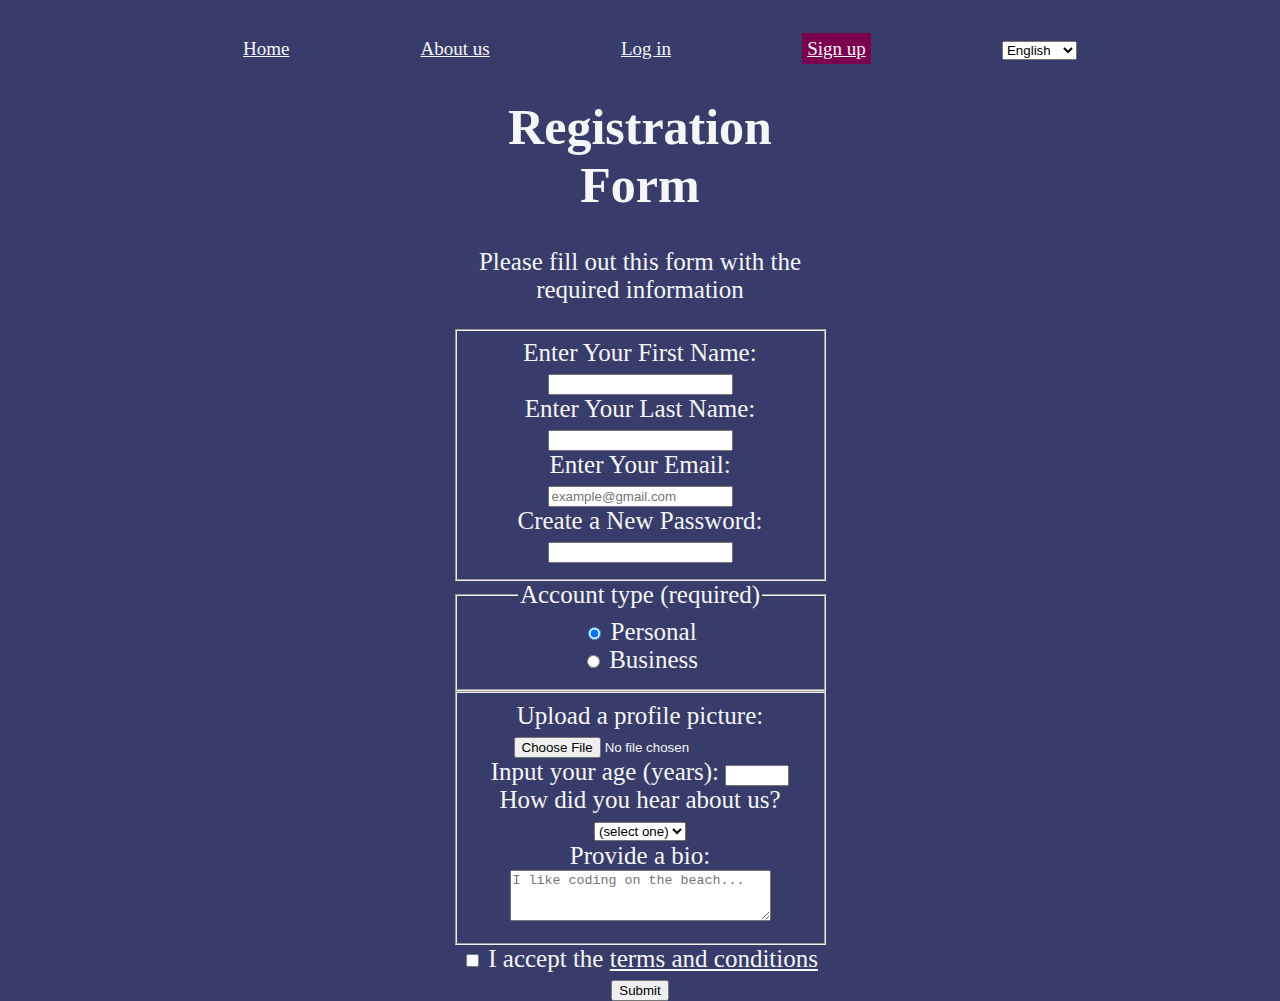
<file: signup.html>
<!DOCTYPE html>
<html lang="en">
   <head>
      <meta charset="UTF-8">
      <title>Registration</title>
   </head>
   <body style="width: 100%;
      height: 100vh;
      margin: 0;
      background-color: #383c6a;
      color: #f5f6f7;
      font-family: Tahoma;
      text-align: center;
      font-size: 19px;">
      <header style="max-height: 20em;">
         <!-- Navigation -->
         <nav style=" margin: 0 auto; max-width: 50em;">
            <ul style="display: flex; justify-content: space-between; margin: 2em; list-style-type: none;">
               <li><a href="./index.html" style="color: #f5f6f7;">Home</a></li>
               <li><a href="./aboutus.html" style="color: #f5f6f7;">About us</a></li>
               <li><a href="./login.html" style="color: #f5f6f7;">Log in</a></li>
               <li><a href="./signup.html" style="color: #f5f6f7; background-color: #7b024f; padding: 5px;">Sign up</a></li>
               <li>
                  <select id="language-select">
                     <option value="english">English</option>
                     <option value="kazakh">Қазақша</option>
                     <option value="russian">Русский</option>
                  </select>
               </li>
            </ul>
         </nav>
      </header>
      <section style="max-width: 15em; margin: 0 auto; font-size: 25px;">
         <h1>Registration Form</h1>
         <p>Please fill out this form with the required information</p>
         <form method="post" action="#" enctype="multipart/form-data">
            <fieldset>
               <label for="first-name">Enter Your First Name: 
               <input id="first-name" name="first-name" type="text" required>
               </label>
               <br>
               <label for="last-name">Enter Your Last Name: 
               <input id="last-name" name="last-name" type="text" required>
               </label>
               <br>
               <label for="email">Enter Your Email: 
               <input id="email" name="email" type="email" placeholder="example@gmail.com" required>
               </label>
               <br>
               <label for="new-password">Create a New Password: 
               <input id="new-password" name="new-password" type="password" pattern="[a-z0-5]{8,}" required>
               </label>
            </fieldset>
            <fieldset>
               <legend>Account type (required)</legend>
               <label for="personal-account">
               <input id="personal-account" type="radio" name="account-type" class="inline" checked> Personal
               </label>
               <br>
               <label for="business-account">
               <input id="business-account" type="radio" name="account-type" class="inline"> Business
               </label>
               <br>
            </fieldset>
            <fieldset>
               <label for="profile-picture">Upload a profile picture: 
               <input id="profile-picture" type="file" name="file" accept="image/*">
               </label>
               <br>
               <label for="age">Input your age (years): 
               <input id="age" type="number" name="age" min="13" max="120">
               </label>
               <br>
               <label for="referrer">
                  How did you hear about us? 
                  <select id="referrer" name="referrer">
                     <option value="">(select one)</option>
                     <option value="1">News</option>
                     <option value="2">YouTube</option>
                     <option value="3">Forums</option>
                     <option value="4">Other</option>
                  </select>
               </label>
               <br>
               <label for="bio">Provide a bio: 
               <textarea id="bio" name="bio" rows="3" cols="30" placeholder="I like coding on the beach..."></textarea>
               </label>
            </fieldset>
            <label for="terms-and-conditions">
            <input id="terms-and-conditions" type="checkbox" required name="terms-and-conditions"> I accept the <a style="color: #f5f6f7;" href="#">terms and conditions</a>
            </label>
            <br>
            <input type="submit" value="Submit">
         </form>
      </section>
   </body>
</html>
</file>
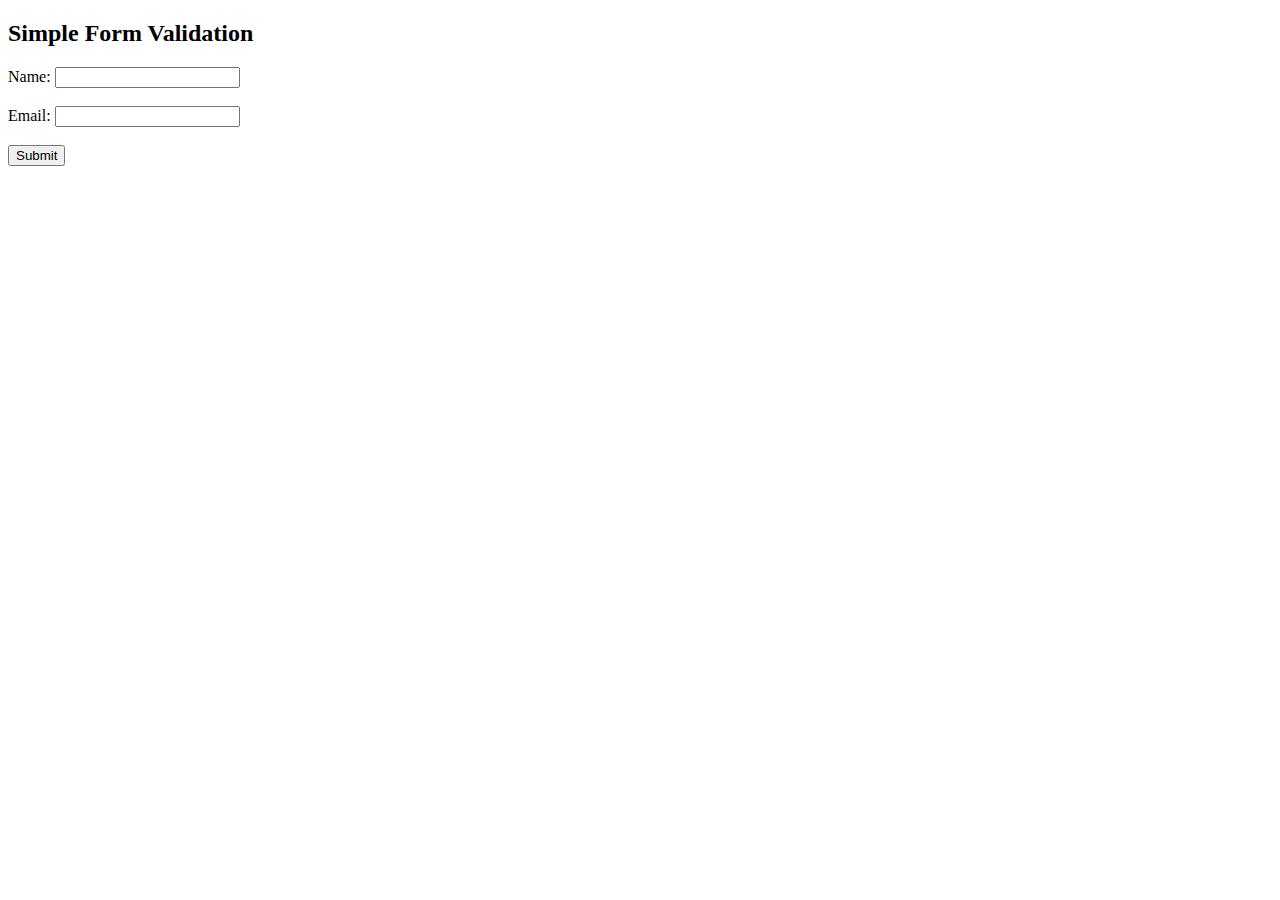
<file: test.html>
<!DOCTYPE html>
<html lang="en">
<head>
    <meta charset="UTF-8">
    <meta name="viewport" content="width=device-width, initial-scale=1.0">
    <title>Form Validation</title>
</head>
<body>
    <h2>Simple Form Validation</h2>
    <form id="myForm" action="#" method="post" onsubmit="return validateForm()">
        <label for="name">Name:</label>
        <input type="text" id="name" name="name"><br><br>

        <label for="email">Email:</label>
        <input type="email" id="email" name="email"><br><br>

        <input type="submit" value="Submit">
    </form>

    <p id="errorMsg" style="color:red;"></p>

    <script src="./scripts/validation.js"></script>
</body>
</html>
</file>
<file: styles/style.css>
@import url('https://fonts.googleapis.com/css2?family=Inter:ital,opsz,wght@0,14..32,100..900;1,14..32,100..900&display=swap');

body {
    font-family: 'Inter';
    color: #1A1A1A;
    background-color: #FFFFFF;
}

.page {
    overflow: hidden;
    display: flex;
    flex-direction: column;
    min-height: 100vh;
}

.footer {
    margin-top: auto;
}

a {
    color: #1A1A1A;
    text-decoration: none;
}

.header {
    max-height: 465px;
    width: 100%;
}

.header__nav {
    max-width: 1216x;
    max-height: 40px;
    height: 40px;

    display: grid;
    grid-template-columns: 60% 40%;
}

.navbar {
    font-size: 20px;
    font-family: "Inter";
}

.login-form {
    flex-direction: column;
}

.menu__item a {
    text-decoration: none;
    color: inherit;
}

.menu__item a:hover {
    opacity: 70%;
}

.header__menu {
    width: 496px;
    display: flex;
    justify-content: space-between;
    align-items: center;
}

.userinfo {
    display: flex;
    align-items: center;
}

.hidden {
    display: none;
}

.userinfo__name {
    font-family: "Inter";
    font-weight: bold;
    font-size: 20px;

    margin-right: 15px;
}

.header__title {
    margin-top: 70px;
    width: 100%;
    display: flex;
    justify-content: center;
    align-items: center;
    width: 100%;
    border-top: 1px solid #000000;
    border-bottom: 1px solid #000000;
}

.header__title h1 {
    font-size: 240px;
    font-weight: bold;
    white-space: nowrap;
    margin: 0;
    box-sizing: border-box;
    overflow: hidden;
}

.heading {
    width: 100%;
    margin-bottom: 32px;
}


.content-info {
    font-family: "Inter";
    font-size: 14;
    font-weight: 600;
    color: #6941C6;
    line-height: 14px;

    margin-bottom: 12px;
}

.blog-post-card {
    width: 100%;
    height: 100%;
}


.blog-post-card__title {
    margin-bottom: 12px;
}

.title__link {
    display: flex;
    text-decoration: none; 
    color: inherit;
}

.title__link:hover {
    opacity: 80%;
}

.title__container {
    display: flex;
    align-items: center;
    justify-content: space-between;
    width: 100%;
}

.content-img {
    width: 100%;
    height: 100%;
    overflow: hidden;
    margin-bottom: 32px;
}

.content-img img {
    width: 100%;
    height: 100%;
    object-fit: cover;
}

.blog-column {
    width: 100%;
    height: 100%;
}

.recent-news__wrapper {
    display: grid;
    grid-template-columns: repeat(2, 1fr);
    grid-gap: 32px;
}

.categories {
    width: 100%;
}

a.post-badge {
    font-size: 14px;
    color: #6941C6;
    border-radius: 16px;
    background-color: #F9F5FF;
}

a.post-badge:hover {
    opacity: 80%;
}

.recent-news__wrapper .blog-post-card__categories {
    margin-top: 24px;
}

.blog-column__wrapper {
    height: 100%;
    width: 100%;
    display: grid;
    grid-template-columns: 1fr;
    gap: 32px;
}

.column__item {
    width: 100%;
    height: 100%;
}

.column__item .content-img {
    width: 320px;
    height: 200px;
}

.column__item .title {
    font-size: 18px;
}

/* 
.blog-column .blog-post-card .content-data {

} */

.blog-column .blog-post-card .blog-post-card__content {
    display: grid;
    grid-template: 1fr 1fr;
    gap: 0px;
}

.blog-post-card__image {
    width: 100%;
    display: block;
  }





/* Footer */
.footer .menu-links {
    display: flex;
}

.footer__items {
    font-family: 'Inter';
    font-size: 20px;
    display: flex;
}

/* Banner */

.banner-image img {
    width: 100%;
    height: 100%;
}

.banner-post__wrapper .blog-post-card__content {
    display: grid;
    grid-template-columns: 1fr 1fr;
    gap: 32px;
}

.banner-content__data {
    display: flex;
    flex-direction: column;
    height: 100%;
}


.banner-post__wrapper .subtitle {
    margin-bottom: 24px;
}



.blog-post-card__categories {
    margin-top: auto;
}

/* All news */
.all-posts__cards {
    display: grid;
    grid-template-columns: repeat(3, 1fr);
    gap: 32px;
}

.post-card__img {
    width: 100%;
}
.post-card__img img {
    width: 100%;
}

.post-card__item .content-info {
    margin-top: 32px;
}

.post-card__item .categories {
    margin-top: 32px;
}


.subtile.aligned {
    text-align: center;
}


/* After BOOTSTRAP */

.nav-link.active {
    font-weight: 700;
    border-bottom: 2px solid #000;
    transition: border-bottom 0.3s ease;
}   

.vertical-card {
    border: 0px;
}
.vertical-card .card-body {
    padding: 1.25rem 0 0 0;
}

.card-text-subtitle {
    font-family: 'Inter';
    font-size: 16px;
    line-height: 20px;
    
    color: #667085;
}

.card-text-title {
    margin: 0;
    color: #1A1A1A;
    font-size: 24px;
    font-family: "Inter";
    font-weight:  600;
}

.banner {
    max-height: 306px;
    overflow: hidden;
}

.carousel-item img {
    width: 100%; 
    height: 300px; 
    object-fit:fill; 
}

.content-author, .content-date {
    color: #6941C6;
}

/* CARDS */
.card img {
    border-radius: 0%;
}

.card {
    border-radius: 0%;
    border: 0;
}

.card-body {
    padding: 0;
}


/* Accordion */
.accordion {
    width: 80%;
    margin: 20px auto;
}

.accordion-item {
    margin: 10px 0;
}

.accordion-header {
    width: 100%;
    text-align: left;
    background-color: #f1f1f1;
    padding: 10px;
    border: none;
    outline: none;
    cursor: pointer;
    font-size: 18px;
}

.accordion-header:hover {
    background-color: #ddd;
}

.accordion-content {
    max-height: 0;
    overflow: hidden;
    background-color: #fafafa;
    transition: max-height 0.3s ease-out;
    padding: 0 10px;
}

.accordion-content p {
    margin: 10px 0;
}

/* POP UP */
 .popup {
    display: none; 
    position: absolute;
    top: 50%;
    left: 50%;
    transform: translate(-50%, -50%);
    background-color: white;
    border: 1px solid #ccc;
    border-radius: 8px;
    box-shadow: 0 2px 10px rgba(0, 0, 0, 0.1);
    padding: 20px;
    z-index: 1000;

    display: flex;
    flex-direction: column;
}
.overlay {
    display: none;
    position: fixed;
    top: 0;
    left: 0;
    width: 100%;
    height: 100%;
    background-color: rgba(0, 0, 0, 0.7);
    z-index: 999;
}

.btn-info.active {
    background-color: #3b9db1;
}

.userinfo__signin {
    margin-left: 5px;
}
</file>
<file: styles/darkmode-toggle.css>
label.toggle-mode {
    width: 96px;
    height: 40px;
    position: relative;
    display: block;
    background: #090D1F;
    border-radius: 29px;
    cursor: pointer;
    transition: 0.3s;
}

label.toggle-mode:after {
    content: "";
    position: absolute;
    height: 24px;
    width: 24px;
    top: 8px;
    left: 10px;
    background: #FFFFFF;
    border-radius: 50%;
    transition: 0.3s;
}

#darkmode-toggle {
    display: none;
}

#darkmode-toggle:checked + label.toggle-mode {
    background: #ffffff;
}

#darkmode-toggle:checked + label.toggle-mode:after {
    left: calc(100% - 34px); 
    background: #090D1F;
}
/* toggle styles */

body.dark-mode {
    background-color: #090D1F;
    color: #ffffff;
}

.card.dark-mode {
    background-color: #090D1F;
}

.card.dark-mode .card-text-title {
    color: #FFFFFF;
}

.card.dark-mode .card-text-subtitle {
    color: #C0C5D0;
}

.footer.dark-mode {
    color: #ffffff;
    background-color: #090D1F;
}

.navbar.dark-mode, .navbar-light.dark-mode {
    background-color: #090D1F;
    color: #ffffff;
}

.navbar.dark-mode .nav-link {
    color: #ffffff;
}

.dark-mode {
    background-color: #090D1F;
    color: #ffffff;
}

.navbar.dark-mode {
    background-color: #090D1F;
    color: #ffffff;
}

.navbar.dark-mode .nav-link {
    color: #ffffff;
}

body.dark-mode .header__title  {
    border-top: 1px solid #ffffff;;
    border-bottom: 1px solid #ffffff;;
}

.btn-dark.dark-mode {
    background-color: #ffffff;
    color: #000000;
}

.card.dark-mode {
    background-color: #090D1F;
    color: #ffffff;
}

.footer.dark-mode {
    background-color: #090D1F;
    color: #ffffff;
}

.footer.dark-mode a {
    color: #ffffff;
}

.footer.dark-mode span {
    color: #ffffff;
}

a.user__info.dark-mode {
    color: #ffffff;
}
</file>
<file: styles/mediaqueries.css>
@media (min-width: 320px) {
    .header__title h1 {
        font-size: 55px;
    }
}


@media (min-width: 375px) {
    .header__title h1 {
        font-size: 68px;
    }
}

@media (min-width: 425px) {
    .header__title h1 {
        font-size: 80px;
    }
}

@media (min-width: 576px) {
    .header__title h1 {
        font-size: 100px;
    }
}

@media (min-width: 768px) {
    .header__title h1 {
        font-size: 135px;
    }
}

@media (min-width: 1000px) {
    .header__title h1 {
        font-size: 180px;
    }
}

@media (min-width: 1200px) {
    .header__title h1 {
        font-size: 210px;
    }
}

@media (min-width: 1400px) {
    .header__title h1 {
        font-size: 240px;
    }
}



/* .vertical-card

@media (min-width: 576px) { /* sm */
    .horizontal {
    
    }
}

@media (min-width: 768px) { /* md */
    .horizontal {
    
    }
}

@media (min-width: 992px) { /* lg */
    .horizontal {
    
    }
}

@media (min-width: 1200px) { /* xl */
    .horizontal {
    
    }
}

@media (min-width: 1400px) { /* xxl */
    .horizontal {
    
    }
} */
</file>
